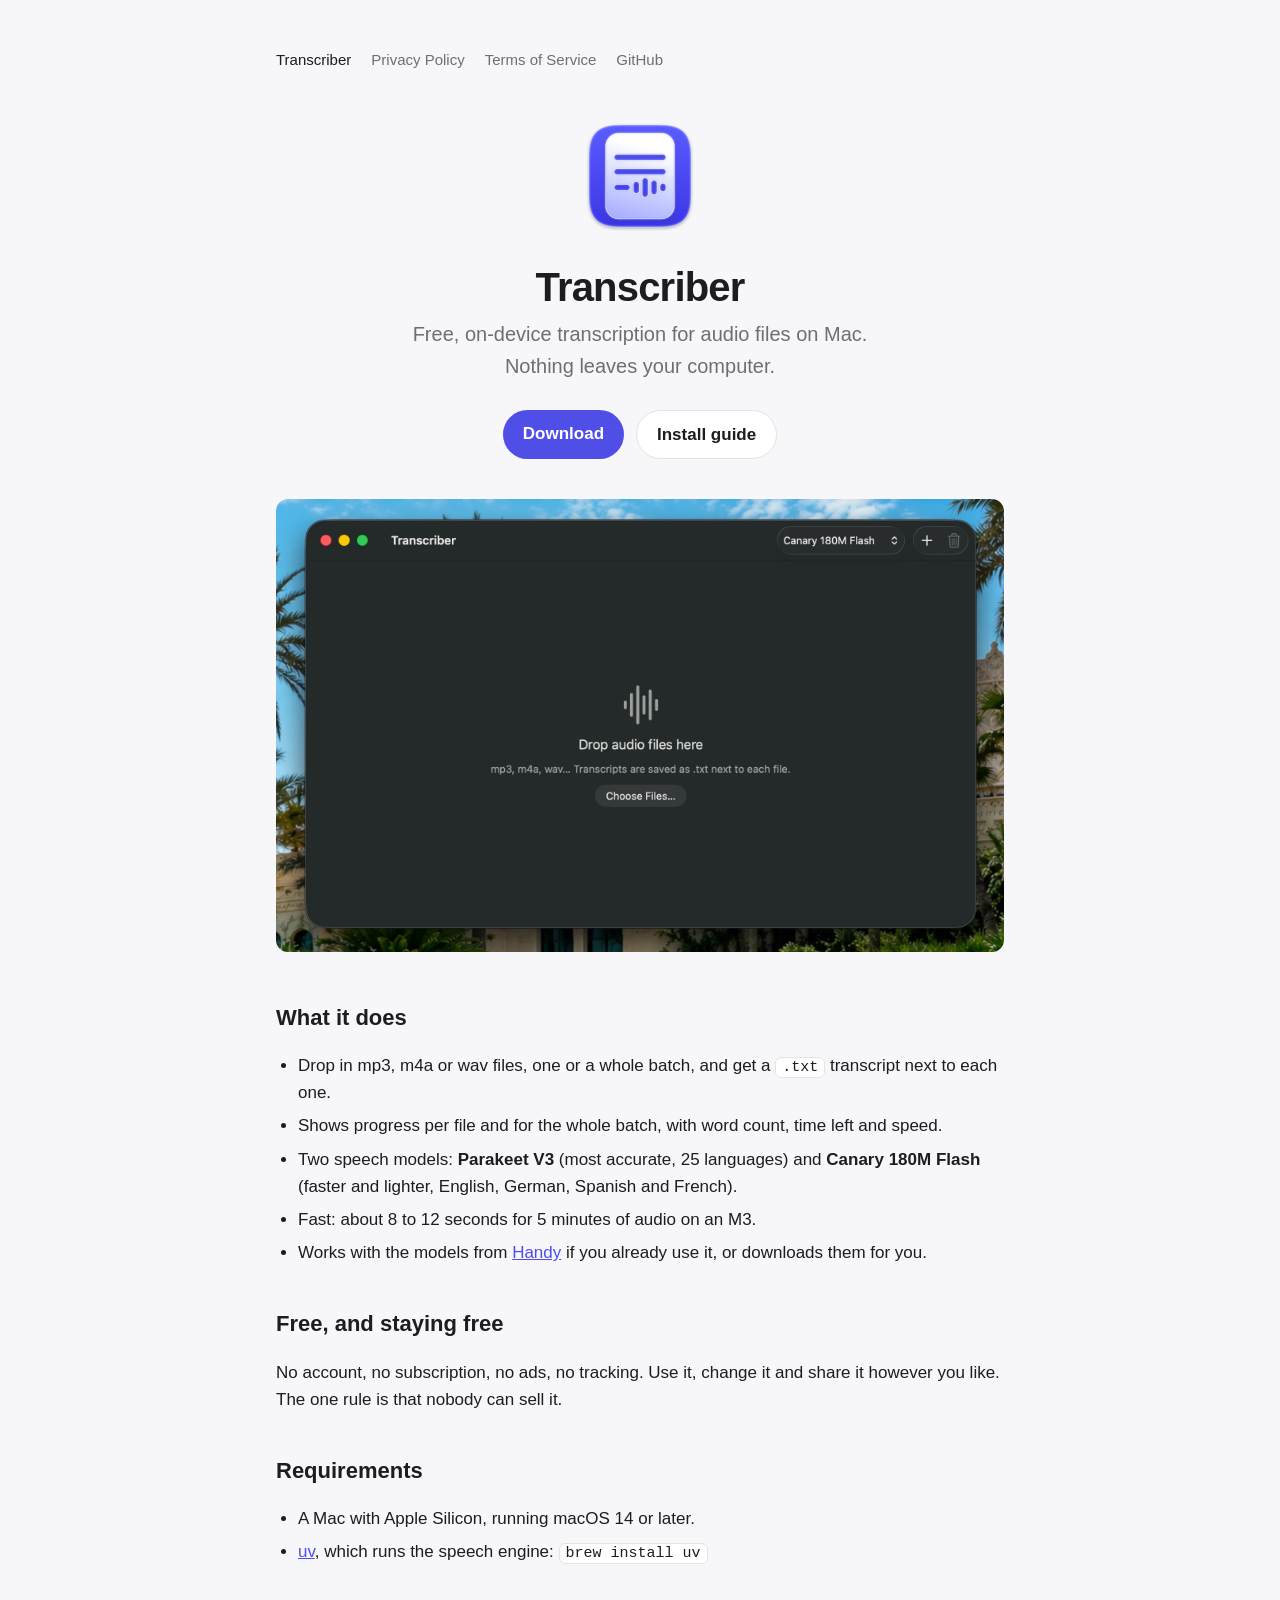
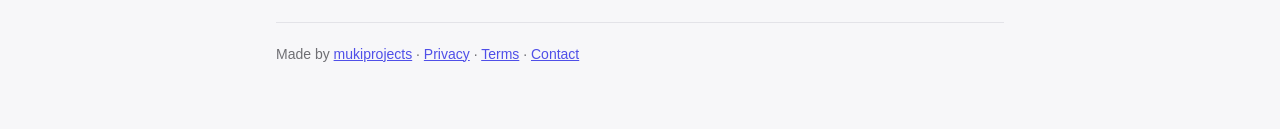
<file: docs/index.html>
<!doctype html>
<html lang="en">
<head>
  <meta charset="utf-8">
  <meta name="viewport" content="width=device-width, initial-scale=1">
  <title>Transcriber</title>
  <meta name="description" content="Free, on-device transcription for audio files on Mac. Nothing leaves your computer.">
  <link rel="icon" href="favicon.png">
  <link rel="stylesheet" href="style.css">
</head>
<body>
<main>
  <nav>
    <a href="./" aria-current="page">Transcriber</a>
    <a href="privacy.html">Privacy Policy</a>
    <a href="terms.html">Terms of Service</a>
    <a href="https://github.com/mukiprojects/Transcriber">GitHub</a>
  </nav>

  <section class="hero">
    <img class="icon" src="icon.png" alt="Transcriber app icon">
    <h1>Transcriber</h1>
    <p class="lede">Free, on-device transcription for audio files on Mac.<br>Nothing leaves your computer.</p>
    <div class="buttons">
      <a class="button" href="https://github.com/mukiprojects/Transcriber/releases/latest">Download</a>
      <a class="button secondary" href="https://github.com/mukiprojects/Transcriber#install">Install guide</a>
    </div>
    <img class="shot" src="screenshot.webp" alt="Transcriber window with a model picker and a drop zone for audio files">
  </section>

  <h2>What it does</h2>
  <ul>
    <li>Drop in mp3, m4a or wav files, one or a whole batch, and get a <code>.txt</code> transcript next to each one.</li>
    <li>Shows progress per file and for the whole batch, with word count, time left and speed.</li>
    <li>Two speech models: <strong>Parakeet V3</strong> (most accurate, 25 languages) and <strong>Canary 180M Flash</strong> (faster and lighter, English, German, Spanish and French).</li>
    <li>Fast: about 8 to 12 seconds for 5 minutes of audio on an M3.</li>
    <li>Works with the models from <a href="https://handy.computer">Handy</a> if you already use it, or downloads them for you.</li>
  </ul>

  <h2>Free, and staying free</h2>
  <p>No account, no subscription, no ads, no tracking. Use it, change it and share it however you like. The one rule is that nobody can sell it.</p>

  <h2>Requirements</h2>
  <ul>
    <li>A Mac with Apple Silicon, running macOS 14 or later.</li>
    <li><a href="https://docs.astral.sh/uv/">uv</a>, which runs the speech engine: <code>brew install uv</code></li>
  </ul>

  <footer>
    Made by <a href="https://github.com/mukiprojects">mukiprojects</a> ·
    <a href="privacy.html">Privacy</a> · <a href="terms.html">Terms</a> ·
    <a href="https://github.com/mukiprojects/Transcriber/issues">Contact</a>
  </footer>
</main>
</body>
</html>
</file>
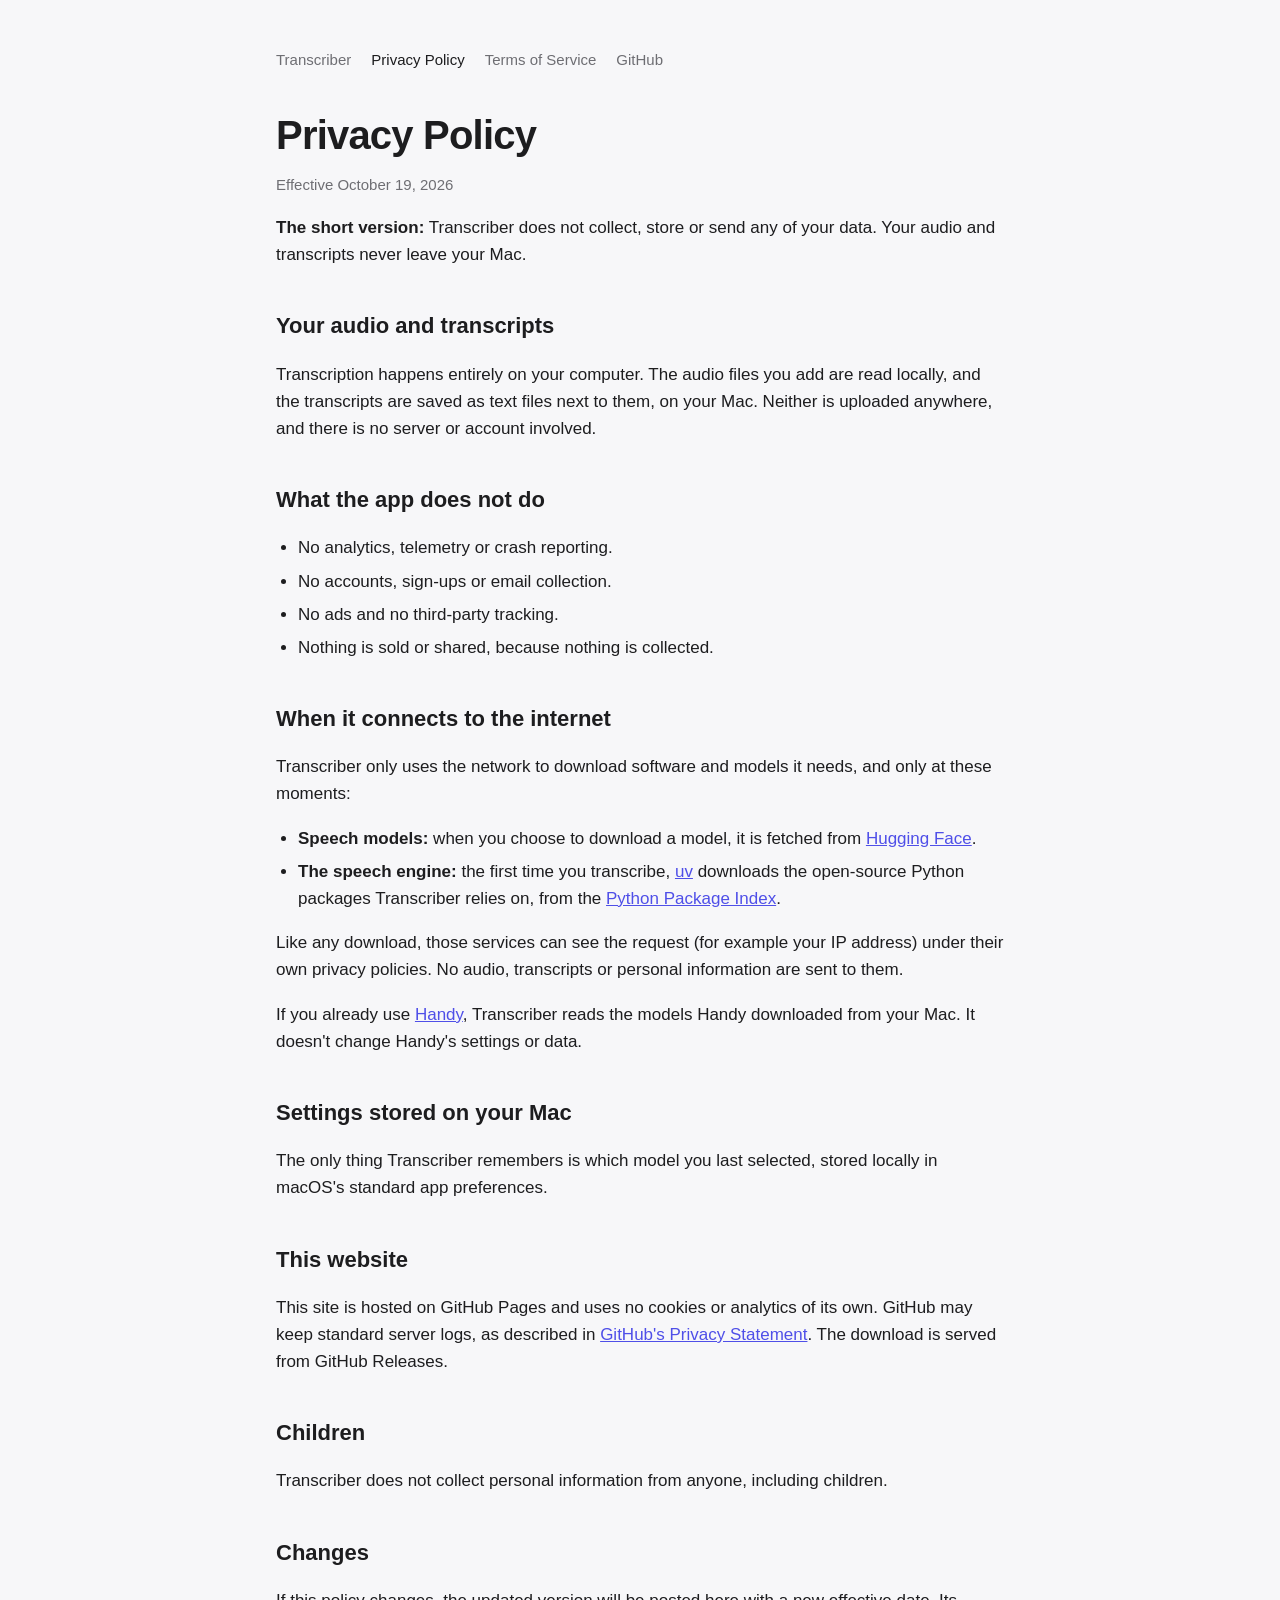
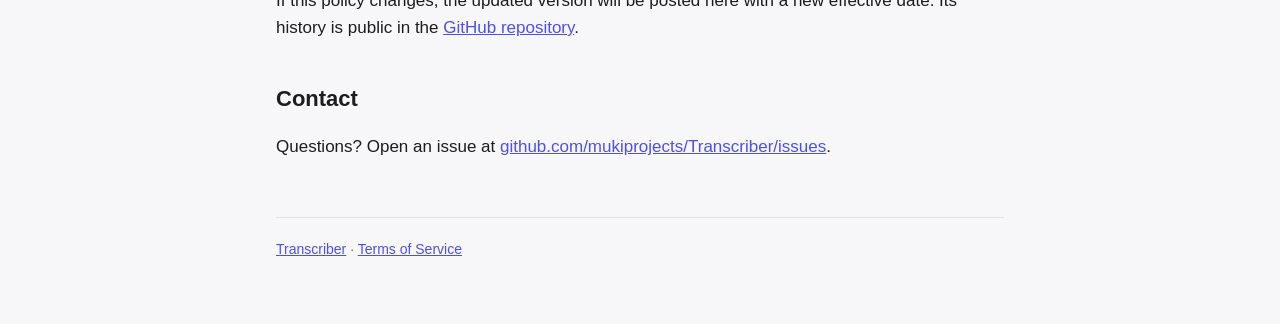
<file: docs/privacy.html>
<!doctype html>
<html lang="en">
<head>
  <meta charset="utf-8">
  <meta name="viewport" content="width=device-width, initial-scale=1">
  <title>Privacy Policy · Transcriber</title>
  <link rel="icon" href="favicon.png">
  <link rel="stylesheet" href="style.css">
</head>
<body>
<main>
  <nav>
    <a href="./">Transcriber</a>
    <a href="privacy.html" aria-current="page">Privacy Policy</a>
    <a href="terms.html">Terms of Service</a>
    <a href="https://github.com/mukiprojects/Transcriber">GitHub</a>
  </nav>

  <h1>Privacy Policy</h1>
  <p class="meta">Effective October 19, 2026</p>

  <p><strong>The short version:</strong> Transcriber does not collect, store or send any of your data.
  Your audio and transcripts never leave your Mac.</p>

  <h2>Your audio and transcripts</h2>
  <p>Transcription happens entirely on your computer. The audio files you add are read locally, and the
  transcripts are saved as text files next to them, on your Mac. Neither is uploaded anywhere, and
  there is no server or account involved.</p>

  <h2>What the app does not do</h2>
  <ul>
    <li>No analytics, telemetry or crash reporting.</li>
    <li>No accounts, sign-ups or email collection.</li>
    <li>No ads and no third-party tracking.</li>
    <li>Nothing is sold or shared, because nothing is collected.</li>
  </ul>

  <h2>When it connects to the internet</h2>
  <p>Transcriber only uses the network to download software and models it needs, and only at these moments:</p>
  <ul>
    <li><strong>Speech models:</strong> when you choose to download a model, it is fetched from
      <a href="https://huggingface.co">Hugging Face</a>.</li>
    <li><strong>The speech engine:</strong> the first time you transcribe, <a href="https://docs.astral.sh/uv/">uv</a>
      downloads the open-source Python packages Transcriber relies on, from the
      <a href="https://pypi.org">Python Package Index</a>.</li>
  </ul>
  <p>Like any download, those services can see the request (for example your IP address) under their own
  privacy policies. No audio, transcripts or personal information are sent to them.</p>
  <p>If you already use <a href="https://handy.computer">Handy</a>, Transcriber reads the models Handy downloaded
  from your Mac. It doesn't change Handy's settings or data.</p>

  <h2>Settings stored on your Mac</h2>
  <p>The only thing Transcriber remembers is which model you last selected, stored locally in macOS's
  standard app preferences.</p>

  <h2>This website</h2>
  <p>This site is hosted on GitHub Pages and uses no cookies or analytics of its own. GitHub may keep
  standard server logs, as described in
  <a href="https://docs.github.com/en/site-policy/privacy-policies/github-general-privacy-statement">GitHub's Privacy Statement</a>.
  The download is served from GitHub Releases.</p>

  <h2>Children</h2>
  <p>Transcriber does not collect personal information from anyone, including children.</p>

  <h2>Changes</h2>
  <p>If this policy changes, the updated version will be posted here with a new effective date.
  Its history is public in the <a href="https://github.com/mukiprojects/Transcriber/commits/main/docs/privacy.html">GitHub repository</a>.</p>

  <h2>Contact</h2>
  <p>Questions? Open an issue at
  <a href="https://github.com/mukiprojects/Transcriber/issues">github.com/mukiprojects/Transcriber/issues</a>.</p>

  <footer>
    <a href="./">Transcriber</a> · <a href="terms.html">Terms of Service</a>
  </footer>
</main>
</body>
</html>
</file>
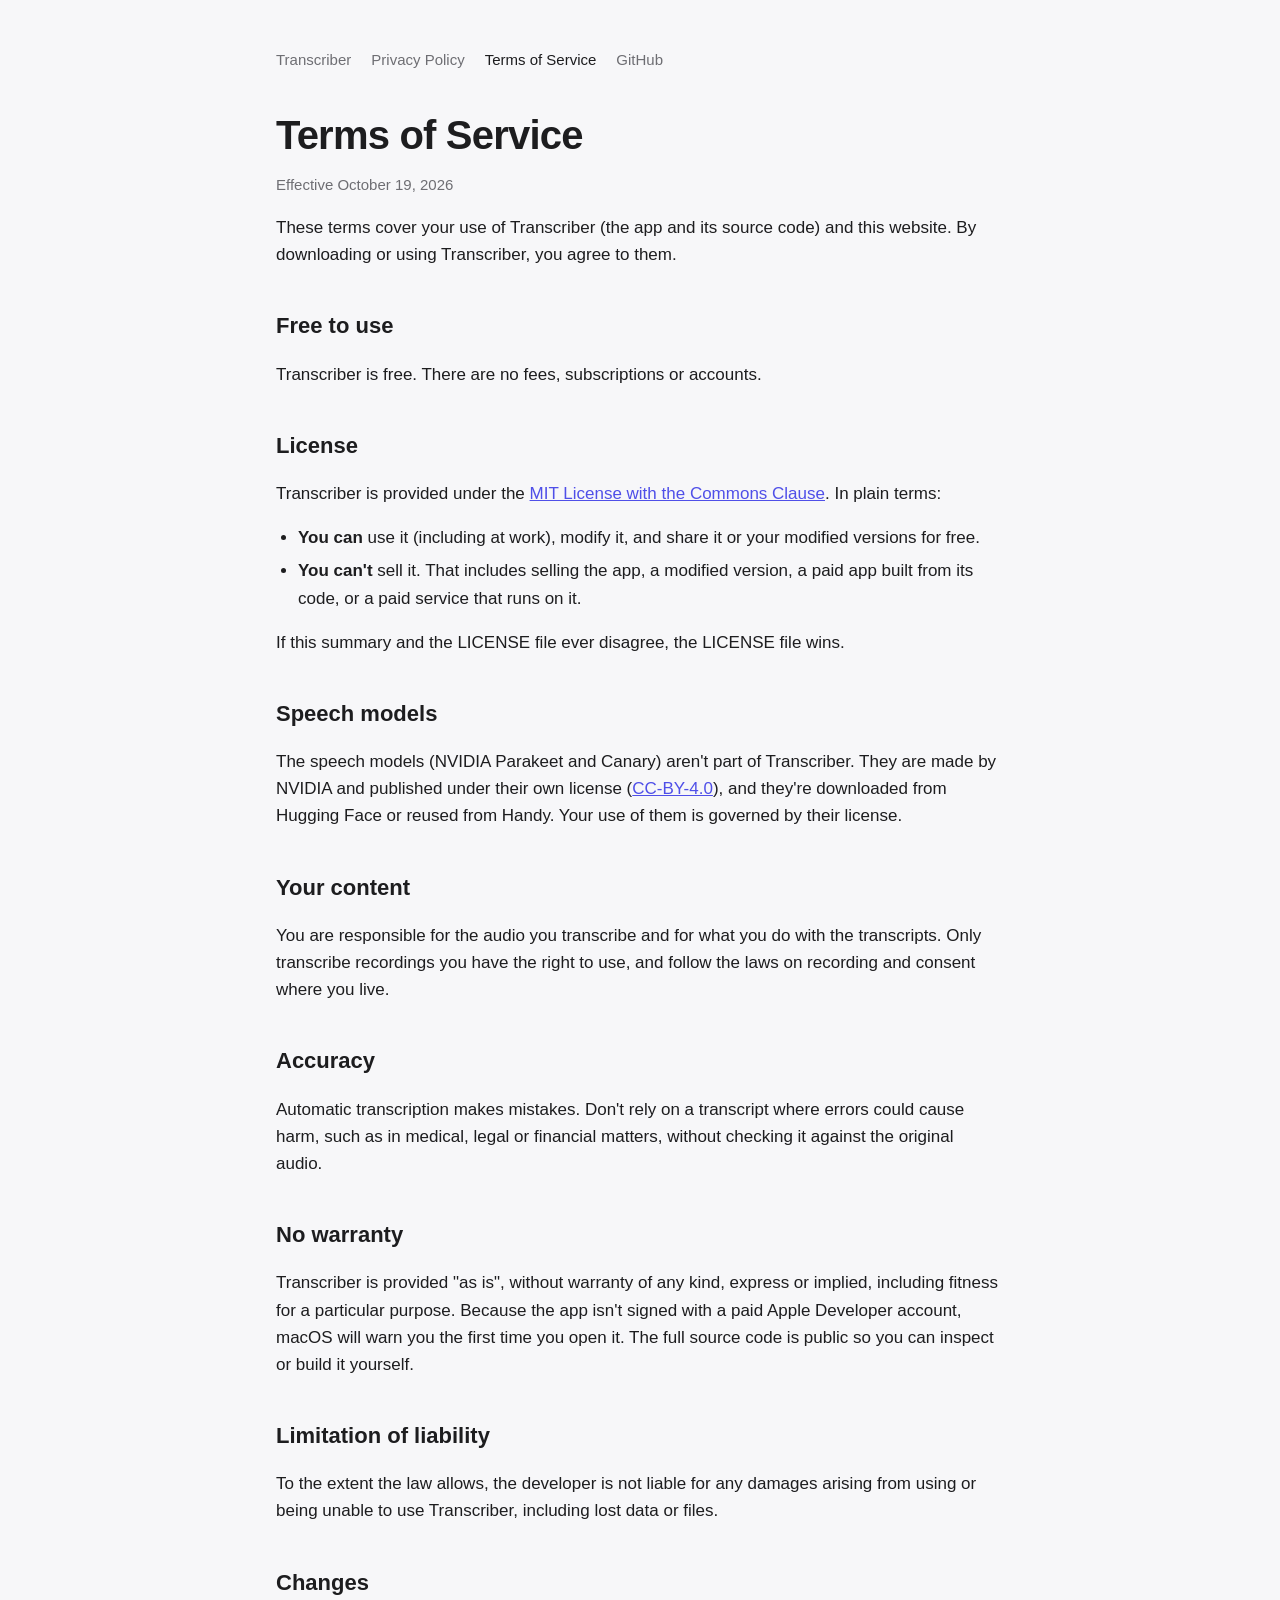
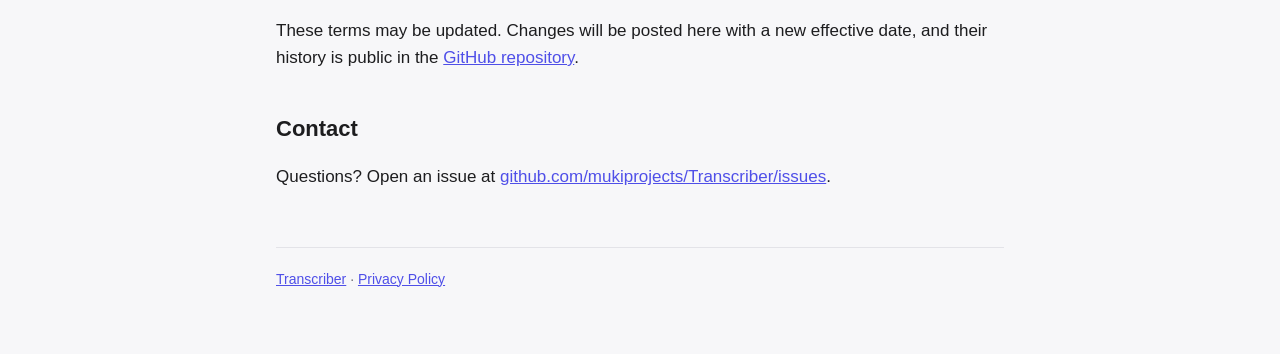
<file: docs/terms.html>
<!doctype html>
<html lang="en">
<head>
  <meta charset="utf-8">
  <meta name="viewport" content="width=device-width, initial-scale=1">
  <title>Terms of Service · Transcriber</title>
  <link rel="icon" href="favicon.png">
  <link rel="stylesheet" href="style.css">
</head>
<body>
<main>
  <nav>
    <a href="./">Transcriber</a>
    <a href="privacy.html">Privacy Policy</a>
    <a href="terms.html" aria-current="page">Terms of Service</a>
    <a href="https://github.com/mukiprojects/Transcriber">GitHub</a>
  </nav>

  <h1>Terms of Service</h1>
  <p class="meta">Effective October 19, 2026</p>

  <p>These terms cover your use of Transcriber (the app and its source code) and this website. By
  downloading or using Transcriber, you agree to them.</p>

  <h2>Free to use</h2>
  <p>Transcriber is free. There are no fees, subscriptions or accounts.</p>

  <h2>License</h2>
  <p>Transcriber is provided under the <a href="https://github.com/mukiprojects/Transcriber/blob/main/LICENSE">MIT
  License with the Commons Clause</a>. In plain terms:</p>
  <ul>
    <li><strong>You can</strong> use it (including at work), modify it, and share it or your modified versions for free.</li>
    <li><strong>You can't</strong> sell it. That includes selling the app, a modified version, a paid app built from its code,
      or a paid service that runs on it.</li>
  </ul>
  <p>If this summary and the LICENSE file ever disagree, the LICENSE file wins.</p>

  <h2>Speech models</h2>
  <p>The speech models (NVIDIA Parakeet and Canary) aren't part of Transcriber. They are made by NVIDIA and
  published under their own license
  (<a href="https://creativecommons.org/licenses/by/4.0/">CC-BY-4.0</a>), and they're downloaded from Hugging Face
  or reused from Handy. Your use of them is governed by their license.</p>

  <h2>Your content</h2>
  <p>You are responsible for the audio you transcribe and for what you do with the transcripts. Only transcribe
  recordings you have the right to use, and follow the laws on recording and consent where you live.</p>

  <h2>Accuracy</h2>
  <p>Automatic transcription makes mistakes. Don't rely on a transcript where errors could cause harm, such as
  in medical, legal or financial matters, without checking it against the original audio.</p>

  <h2>No warranty</h2>
  <p>Transcriber is provided "as is", without warranty of any kind, express or implied, including fitness for a
  particular purpose. Because the app isn't signed with a paid Apple Developer account, macOS will warn you the
  first time you open it. The full source code is public so you can inspect or build it yourself.</p>

  <h2>Limitation of liability</h2>
  <p>To the extent the law allows, the developer is not liable for any damages arising from using or being unable
  to use Transcriber, including lost data or files.</p>

  <h2>Changes</h2>
  <p>These terms may be updated. Changes will be posted here with a new effective date, and their history is
  public in the <a href="https://github.com/mukiprojects/Transcriber/commits/main/docs/terms.html">GitHub repository</a>.</p>

  <h2>Contact</h2>
  <p>Questions? Open an issue at
  <a href="https://github.com/mukiprojects/Transcriber/issues">github.com/mukiprojects/Transcriber/issues</a>.</p>

  <footer>
    <a href="./">Transcriber</a> · <a href="privacy.html">Privacy Policy</a>
  </footer>
</main>
</body>
</html>
</file>
<file: docs/style.css>
:root {
  --bg: #f7f7f9;
  --fg: #1d1d1f;
  --muted: #6e6e73;
  --card: #ffffff;
  --line: #e3e3e8;
  --accent: #4f4fe8;
  color-scheme: light dark;
}
@media (prefers-color-scheme: dark) {
  :root {
    --bg: #161618;
    --fg: #f2f2f4;
    --muted: #a1a1a8;
    --card: #1f1f22;
    --line: #2e2e33;
    --accent: #8c8cff;
  }
}
* { box-sizing: border-box; }
body {
  margin: 0;
  background: var(--bg);
  color: var(--fg);
  font: 17px/1.6 -apple-system, BlinkMacSystemFont, "SF Pro Text", "Helvetica Neue", sans-serif;
}
main { max-width: 760px; margin: 0 auto; padding: 48px 16px 64px; }
a { color: var(--accent); }
nav { display: flex; gap: 20px; flex-wrap: wrap; margin-bottom: 40px; font-size: 15px; }
nav a { color: var(--muted); text-decoration: none; }
nav a:hover, nav a[aria-current] { color: var(--fg); }
h1 { font-size: 40px; line-height: 1.15; margin: 16px 0 8px; letter-spacing: -0.02em; }
h2 { font-size: 22px; margin: 40px 0 8px; }
.lede { font-size: 20px; color: var(--muted); margin: 0 0 28px; }
.hero { text-align: center; }
.hero img.icon { width: 128px; height: 128px; }
.buttons { display: flex; gap: 12px; justify-content: center; flex-wrap: wrap; margin-bottom: 40px; }
.button {
  display: inline-block; padding: 10px 20px; border-radius: 999px;
  background: var(--accent); color: #fff; text-decoration: none; font-weight: 600;
}
.button.secondary { background: var(--card); color: var(--fg); border: 1px solid var(--line); }
.shot { width: 100%; height: auto; border-radius: 12px; }
ul { padding-left: 22px; }
li { margin: 6px 0; }
code { font: 15px ui-monospace, "SF Mono", Menlo, monospace; background: var(--card); border: 1px solid var(--line); border-radius: 6px; padding: 1px 6px; }
.meta { color: var(--muted); font-size: 15px; }
footer { margin-top: 56px; padding-top: 20px; border-top: 1px solid var(--line); color: var(--muted); font-size: 14px; }
</file>
